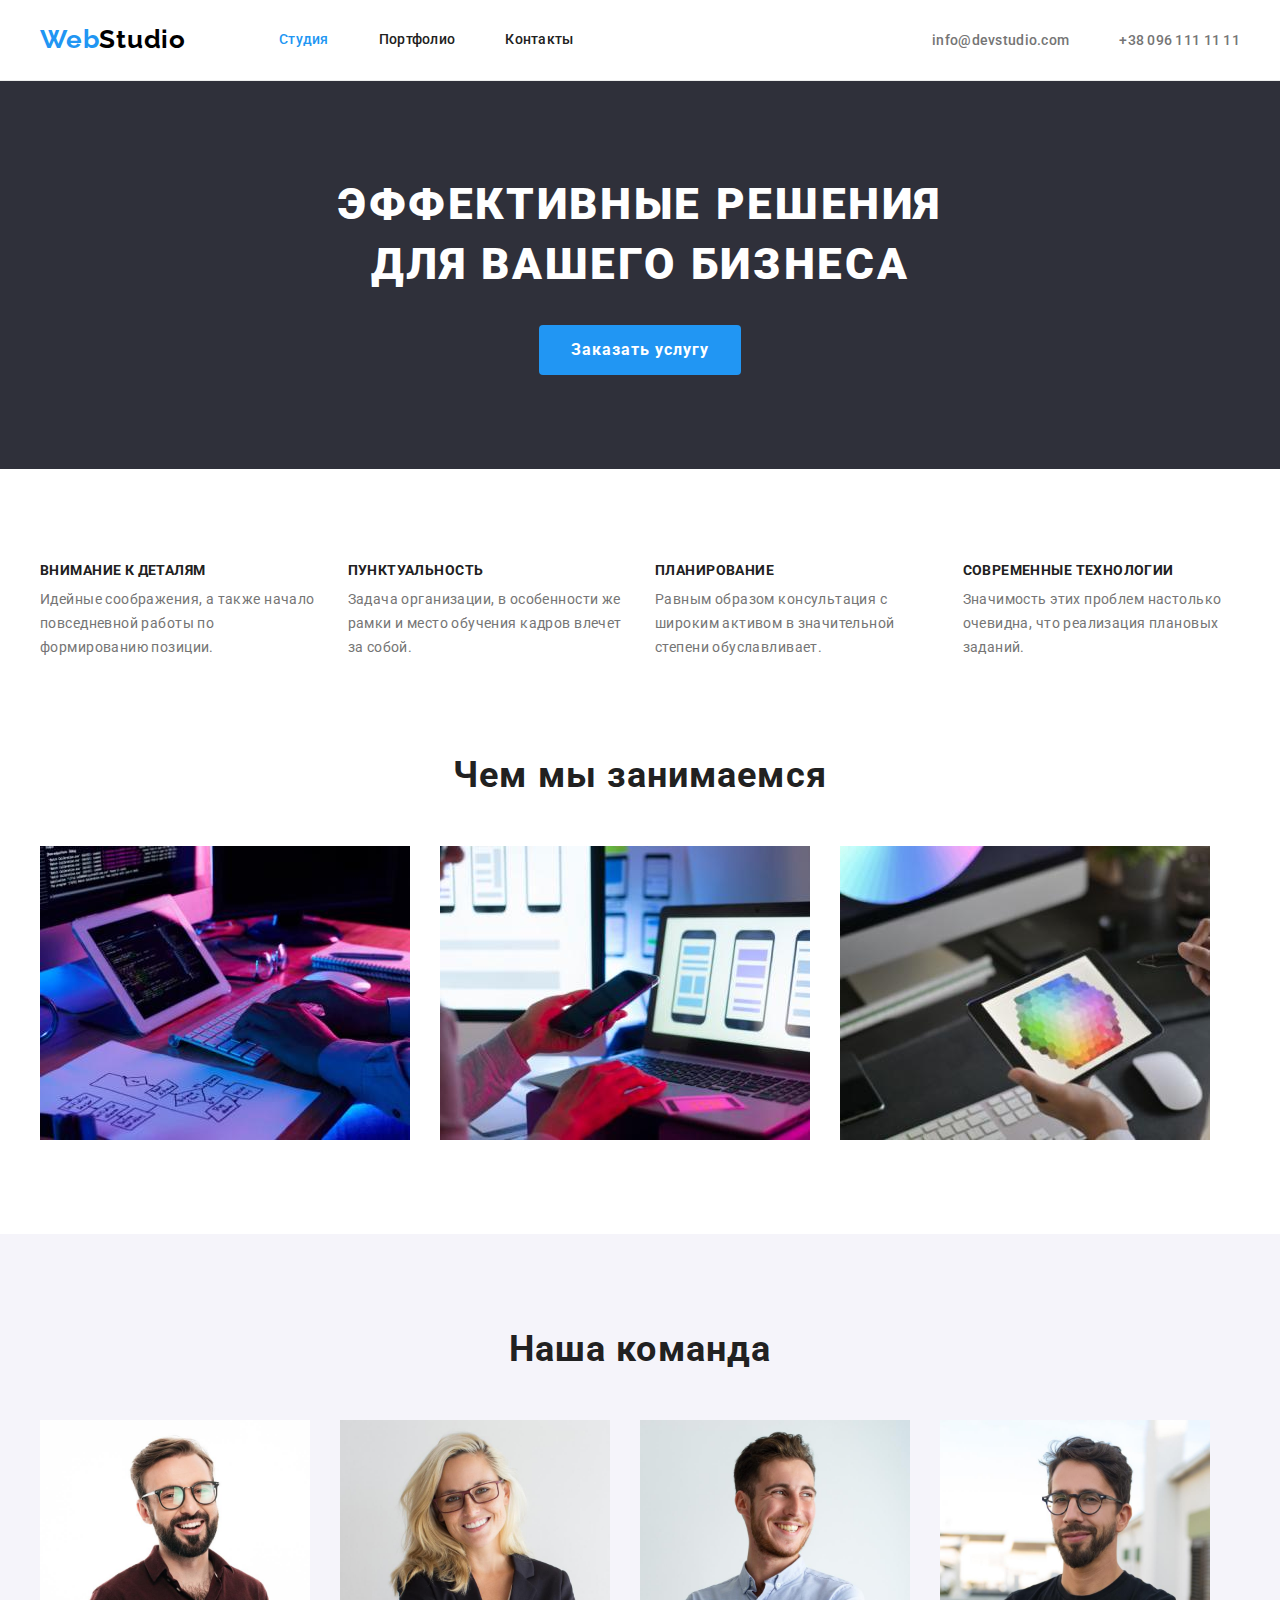
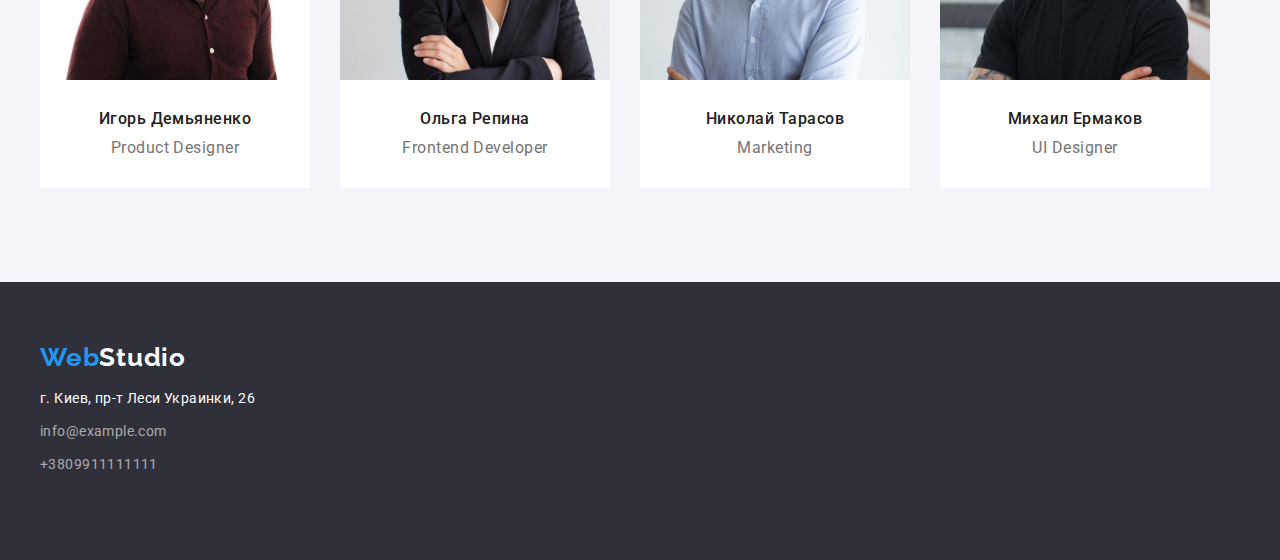
<file: index.html>
<!DOCTYPE html>
<html lang="ru">
  <head>
    <meta charset="UTF-8" />
    <meta http-equiv="X-UA-Compatible" content="IE=edge" />
    <meta name="viewport" content="width=device-width, initial-scale=1.0" />
    <title>Studio</title>
    <link
      rel="stylesheet"
      href="https://cdnjs.cloudflare.com/ajax/libs/modern-normalize/1.1.0/modern-normalize.min.css"
      integrity="sha512-wpPYUAdjBVSE4KJnH1VR1HeZfpl1ub8YT/NKx4PuQ5NmX2tKuGu6U/JRp5y+Y8XG2tV+wKQpNHVUX03MfMFn9Q=="
      crossorigin="anonymous"
      referrerpolicy="no-referrer"
    />
    <link rel="preconnect" href="https://fonts.googleapis.com" />
    <link rel="preconnect" href="https://fonts.gstatic.com" crossorigin />
    <link
      href="https://fonts.googleapis.com/css2?family=Raleway:wght@700&family=Roboto:wght@400;500;700;900&display=swap"
      rel="stylesheet"
    />
    <link rel="stylesheet" href="./css/style.css" />
  </head>

  <body>
    <!--Шапка-->
    <header class="header">
      <div class="container container-flex">
        <nav class="nav-section">
          <a lang="en" href="./index.html" class="logo"
            >Web<span class="logo-black">Studio</span></a
          >
          <ul class="site-nav list">
            <li class="item">
              <a href="./index.html" class="link current">Студия</a>
            </li>
            <li class="item">
              <a href="./portfolio.html" class="link">Портфолио</a>
            </li>
            <li class="item">
              <a href="" class="link">Контакты</a>
            </li>
          </ul>
        </nav>
        <ul class="auth-nav list">
          <li class="item-nav">
            <a href="mailto:info@devstudio.com" class="link">info@devstudio.com</a>
          </li>
          <li class="item-nav">
            <a href="tel:+380961111111" class="link">+38 096 111 11 11</a>
          </li>
        </ul>
      </div>
    </header>
    <!--Уникальный контент-->
    <main>
      <section class="section-hero bg page-section">
        <div class="container">
          <h1 class="hero-title">Эффективные решения для вашего бизнеса</h1>
          <button type="button" class="btn">Заказать услугу</button>
        </div>
      </section>
      <section class="section page-section">
        <div class="container">
          <h2 class="visually-hidden">hidden</h2>
          <ul class="feature-list list">
            <li class="feature-list-item">
              <h3 class="title">Внимание к деталям</h3>
              <p class="text">
                Идейные соображения, а также начало повседневной работы по формированию позиции.
              </p>
            </li>
            <li class="feature-list-item">
              <h3 class="title">Пунктуальность</h3>
              <p class="text">
                Задача организации, в особенности же рамки и место обучения кадров влечет за собой.
              </p>
            </li>
            <li class="feature-list-item">
              <h3 class="title">Планирование</h3>
              <p class="text">
                Равным образом консультация с широким активом в значительной степени обуславливает.
              </p>
            </li>
            <li class="feature-list-item">
              <h3 class="title">Современные технологии</h3>
              <p class="text">
                Значимость этих проблем настолько очевидна, что реализация плановых заданий.
              </p>
            </li>
          </ul>
        </div>
      </section>
      <section class="section page-section page">
        <div class="container">
          <h2 class="section-title">Чем мы занимаемся</h2>
          <ul class="section-list list">
            <li class="list-image">
              <img src="./images/img-1.jpg" alt="Написание кода" width="370" height="294" />
            </li>
            <li class="list-image">
              <img src="./images/img-2.jpg" alt="Выбор макета" width="370" height="294" />
            </li>
            <li class="list-image">
              <img src="./images/img-3.jpg" alt="Выбор цвета" width="370" height="294" />
            </li>
          </ul>
        </div>
      </section>
      <!--Наша команда-->
      <section class="section-works page-section">
        <div class="container">
          <h2 class="section-title">Наша команда</h2>
          <ul class="work-list list">
            <li class="section-image">
              <img
                class="img"
                src="./images/about_img-1.jpg"
                alt="Product Designer"
                width="270"
                height="260"
              />
              <div class="team-box">
                <h3 class="title">Игорь Демьяненко</h3>
                <p class="text" lang="en">Product Designer</p>
              </div>
            </li>
            <li class="section-image">
              <img
                class="img"
                src="./images/about_img-2.jpg"
                alt="Frontend Developer"
                width="270"
                height="260"
              />
              <div class="team-box">
                <h3 class="title">Ольга Репина</h3>
                <p class="text" lang="en">Frontend Developer</p>
              </div>
            </li>
            <li class="section-image">
              <img
                class="img"
                src="./images/about_img-3.jpg"
                alt="Marketing"
                width="270"
                height="260"
              />
              <div class="team-box">
                <h3 class="title">Николай Тарасов</h3>
                <p class="text" lang="en">Marketing</p>
              </div>
            </li>
            <li class="section-image">
              <img
                class="img"
                src="./images/about_img-4.jpg"
                alt="UI Designer"
                width="270"
                height="260"
              />
              <div class="team-box">
                <h3 class="title">Михаил Ермаков</h3>
                <p class="text" lang="en">UI Designer</p>
              </div>
            </li>
          </ul>
        </div>
      </section>
    </main>
    <!--Футер-->
    <footer class="footer">
      <div class="container">
        <a lang="en" href="./index.html" class="footer-logo"
          >Web<span class="logo-white">Studio</span></a
        >
        <address class="footer-address">
          <ul class="footer-nav list-item">
            <li class="title">г. Киев, пр-т Леси Украинки, 26</li>
            <li>
              <a href="mailto:info@example.com" class="link-nav">info@example.com</a>
            </li>
            <li>
              <a href="tel:+380991111111" class="link-nav">+3809911111111</a>
            </li>
          </ul>
        </address>
      </div>
    </footer>
  </body>
</html>
</file>
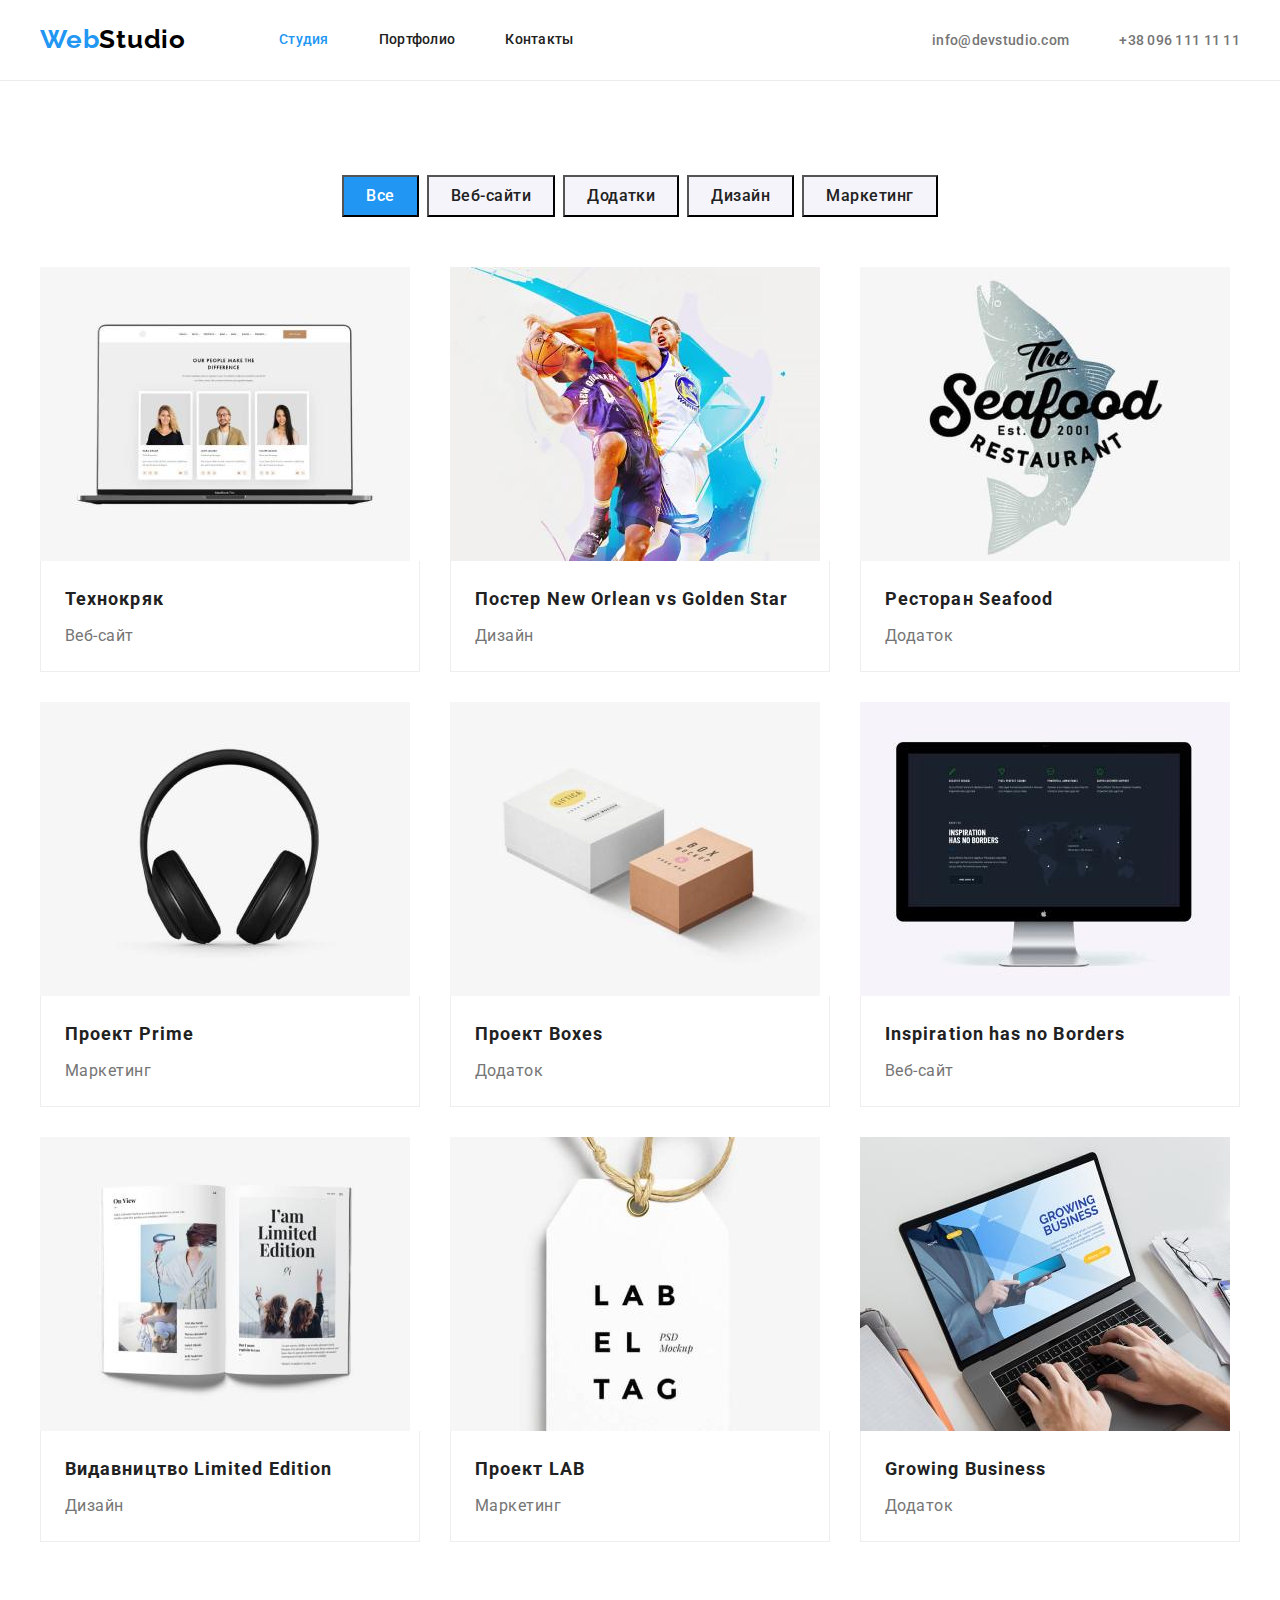
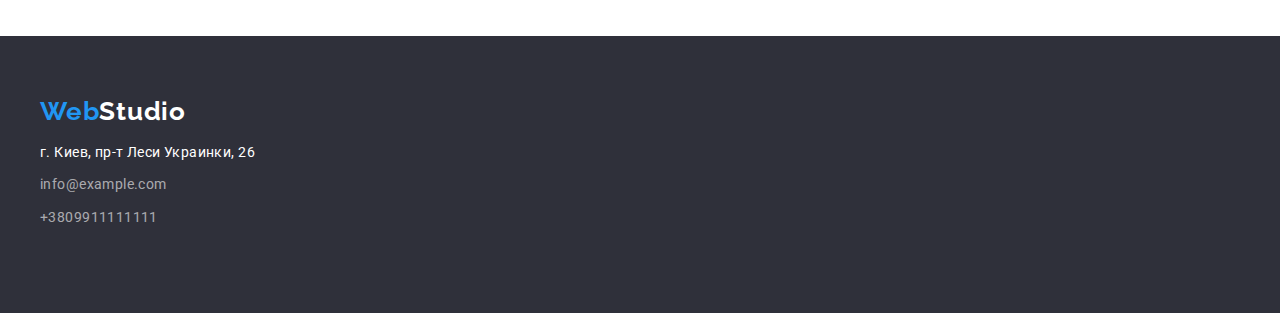
<file: portfolio.html>
<!DOCTYPE html>
<html lang="ru">
  <head>
    <meta charset="UTF-8" />
    <meta http-equiv="X-UA-Compatible" content="IE=edge" />
    <meta name="viewport" content="width=device-width, initial-scale=1.0" />
    <title>Studio</title>
    <link
      rel="stylesheet"
      href="https://cdnjs.cloudflare.com/ajax/libs/modern-normalize/1.1.0/modern-normalize.min.css"
      integrity="sha512-wpPYUAdjBVSE4KJnH1VR1HeZfpl1ub8YT/NKx4PuQ5NmX2tKuGu6U/JRp5y+Y8XG2tV+wKQpNHVUX03MfMFn9Q=="
      crossorigin="anonymous"
      referrerpolicy="no-referrer"
    />
    <link rel="preconnect" href="https://fonts.googleapis.com" />
    <link rel="preconnect" href="https://fonts.gstatic.com" crossorigin />
    <link
      href="https://fonts.googleapis.com/css2?family=Raleway:wght@700&family=Roboto:wght@400;500;700;900&display=swap"
      rel="stylesheet"
    />
    <link rel="stylesheet" href="./css/style.css" />
  </head>

  <body>
    <!--Шапка-->
    <header class="header">
      <div class="container container-flex">
        <nav class="nav-section">
          <a lang="en" href="./index.html" class="logo"
            >Web<span class="logo-black">Studio</span></a
          >
          <ul class="site-nav list">
            <li class="item">
              <a href="./index.html" class="link current">Студия</a>
            </li>
            <li class="item">
              <a href="./portfolio.html" class="link">Портфолио</a>
            </li>
            <li class="item">
              <a href="" class="link">Контакты</a>
            </li>
          </ul>
        </nav>
        <ul class="auth-nav list">
          <li class="item-nav">
            <a href="mailto:info@devstudio.com" class="link">info@devstudio.com</a>
          </li>
          <li class="item-nav">
            <a href="tel:+380961111111" class="link">+38 096 111 11 11</a>
          </li>
        </ul>
      </div>
    </header>
    <!--Унікальний контент-->
    <main>
      <section class="section-portfolio page-section">
        <div class="container">
          <h1 class="hero-titel visually-hidden">Наші роботи</h1>
          <ul class="button list">
            <li class="button-item items">
              <button type="button" class="btn-primary">Все</button>
            </li>
            <li class="button-item">
              <button type="button" class="btn-secondary">Веб-сайти</button>
            </li>
            <li class="button-item">
              <button type="button" class="btn-secondary">Додатки</button>
            </li>
            <li class="button-item">
              <button type="button" class="btn-secondary">Дизайн</button>
            </li>
            <li class="button-item">
              <button type="button" class="btn-secondary">Маркетинг</button>
            </li>
          </ul>
          <!--Другий список з зображеннями-->
          <ul class="about-works list">
            <li class="section-image-item">
              <a href="" class="link">
                <img class="img" src="./images/homework-img-1.jpg" alt="Робота наших працівників" />
                <div class="portfolio-team-box">
                  <h3 class="item">Технокряк</h3>
                  <p class="texts">Веб-сайт</p>
                </div>
              </a>
            </li>
            <li class="section-image-item">
              <a href="" class="link">
                <img class="img" src="./images/homework-img-2.jpg" alt="Постер Новий Орлеан" />
                <div class="portfolio-team-box">
                  <h3 class="item">Постер <span lang="en"> New Orlean vs Golden Star</span></h3>
                  <p class="texts">Дизайн</p>
                </div>
              </a>
            </li>
            <li class="section-image-item">
              <a href="" class="link">
                <img class="img" src="./images/homework-img-3.jpg" alt="Ресторан" />
                <div class="portfolio-team-box">
                  <h3 class="item">Ресторан <span lang="en">Seafood</span></h3>
                  <p class="texts">Додаток</p>
                </div>
              </a>
            </li>
            <li class="section-image-item">
              <a href="" class="link">
                <img class="img" src="./images/homework-img-4.jpg" alt="Основний проект" />
                <div class="portfolio-team-box">
                  <h3 class="item">Проект <span lang="en">Prime</span></h3>
                  <p class="texts">Маркетинг</p>
                </div>
              </a>
            </li>
            <li class="section-image-item">
              <a href="" class="link">
                <img class="img" src="./images/homework-img-5.jpg" alt="Коробки" />
                <div class="portfolio-team-box">
                  <h3 class="item">Проект <span lang="en">Boxes</span></h3>
                  <p class="texts">Додаток</p>
                </div>
              </a>
            </li>
            <li class="section-image-item">
              <a href="" class="link">
                <img class="img" src="./images/homework-img-6.jpg" alt="Натхнення без кордонів" />
                <div class="portfolio-team-box">
                  <h3 lang="en" class="item">Inspiration has no Borders</h3>
                  <p class="texts">Веб-сайт</p>
                </div>
              </a>
            </li>
            <li class="section-image-item">
              <a href="" class="link">
                <img class="img" src="./images/homework-img-7.jpg" alt="Видання" />
                <div class="portfolio-team-box">
                  <h3 class="item">Видавництво <span lang="en">Limited Edition</span></h3>
                  <p class="texts">Дизайн</p>
                </div>
              </a>
            </li>
            <li class="section-image-item">
              <a href="" class="link">
                <img class="img" src="./images/homework-img-8.jpg" alt="Значок проекту" />
                <div class="portfolio-team-box">
                  <h3 class="item">Проект <span lang="en">LAB</span></h3>
                  <p class="texts">Маркетинг</p>
                </div>
              </a>
            </li>
            <li class="section-image-item">
              <a href="" class="link">
                <img class="img" src="./images/homework-img-9.jpg" alt="Зростаючий бізнес" />
                <div class="portfolio-team-box">
                  <h3 lang="en" class="item">Growing Business</h3>
                  <p class="texts">Додаток</p>
                </div>
              </a>
            </li>
          </ul>
        </div>
      </section>
    </main>
    <!--Футер-->
    <footer class="footer">
      <div class="container">
        <a lang="en" href="./index.html" class="footer-logo"
          >Web<span class="logo-white">Studio</span></a
        >
        <address class="footer-address">
          <ul class="footer-nav list-item">
            <li class="title">г. Киев, пр-т Леси Украинки, 26</li>
            <li>
              <a href="mailto:info@example.com" class="link-nav">info@example.com</a>
            </li>
            <li>
              <a href="tel:+380991111111" class="link-nav">+3809911111111</a>
            </li>
          </ul>
        </address>
      </div>
    </footer>
  </body>
</html>
</file>
<file: css/style.css>
/* Основний колір #212121 */
/* Вторинний колір #757575 */
/* Акцент 1 #2196F3 */
/* Акцент 2 білий колір #ffffff */
/* Акцент 3 чорний колір #000000 */
/* фон для хутера #188CE8 */
/* фон для секції 4 */
/* фон для футера #2F303A */
/* фон секції портфоліо  #E5E5E5 */
/* фон карток портфоліо #EEEEEE */
:root {
    --primary-text-color: #212121;
    --title-text-color: #757575;
    --accent-color: #2196F3;
    --primary-white-color: #ffffff;    
    --accent-black-color: #000000;
    --accent-hover-color: #188CE8; 
    --background-darker-than-white: #F5F4FA;
    --background-very-gray: #2F303A;
    --background-portfolio: #E5E5E5;
    --background-image-portfolio: #EEEEEE;
}
body {
    margin: 0;
    color: var(--primary-text-color);
    background-color: #ffffff;
    font-family: Roboto, serif;      
}

h1,
h2,
h3,
p {
    list-style: none;
    padding: 0;
    margin: 0;
}

img {
    display: block;
    max-width: 100%;
    height: auto;
}

/* Прибирає крапки */
.list {
    list-style: none;
    display: flex;
    padding: 0;
    margin: 0;
}

.list-item {
    list-style: none;
    text-decoration: none;
}

/* Головний контейнер */
.container {
    width: 1200px;
    margin: 0 auto;
    padding-left: 15px;
    padding-right: 15px;
    /* outline: 2px solid palevioletred; */
}

.container-flex {
    display: flex;
    align-items: center;
}

/* ХЕДЕР Логотип -Studio- */
.header {
    border-bottom: 2px;
    border-color: #188CE8;
    border-bottom: 1px solid #ECECEC;
}

.logo {
    display: inline-block;
    margin-right: 93px;
    padding: 24px 0;

    color: var(--accent-color);
    
    font-family: Raleway, sans-serif;   
    font-weight: 700;
    font-size: 26px;  
    line-height: 1.2;    
    letter-spacing: 0.03em;
    text-decoration: none;
}

/* Логотип -Web- */
.logo-black {
    color: var(--accent-black-color);
}

.nav-section {
    display: flex;
    margin-right: auto;
}

/* Ховер та фокус на весь логотип */
.logo:hover,
.logo:focus,
.logo-black:hover,
.logo-black:focus,
.footer-logo:hover,
.footer-logo:focus,
.logo-white:hover,
.logo-white:focus {
    color: var(--accent-hover-color);
}

/* Хедер Site nav */
.site-nav {
    display: flex;
    /* margin-left: 50px; */
    /* gap: 30px; */
}


.site-nav .item + .item {
    margin-left: 50px;
}

.site-nav .link {
    display: block;
    padding-top: 32px;
    padding-bottom: 32px;

    color: var(--primary-text-color);   

    font-weight: 500;
    font-size: 14px;
    line-height: 1.14;    
    letter-spacing: 0.02em;
    text-decoration: none;  
}

/* Добавляє ховер i фокус в хедерi */
.site-nav .link:hover,
.site-nav .link:focus,
.item-nav .link:hover,
.item-nav .link:focus,
.footer-nav .title:hover,
.footer-nav .title:focus,
.footer-nav .link-nav:hover,
.footer-nav .link-nav:focus{
    color: var(--accent-color);
}

/* Псевдоклас.Елемент рядка, який вiдображається в даний момент*/
.site-nav .link.current {
    color: var(--accent-color);
}

/* Пошта та телефон в хедері */
.auth-nav {
    display: flex;
}

/* .auth-nav .item-nav + .item-nav { */
.item-nav {
    margin-left: 50px;
}

/* .auth-nav .item-nav {   */
    /* padding-top: 32px; */
    /* padding-bottom: 32px; */
/* } */

.auth-nav .link {
    padding-top: 32px;
    padding-bottom: 32px;
}

.item-nav .link {
    color: var(--title-text-color);

    font-weight: 500;
    font-size: 14px;
    line-height: 1.14;
    letter-spacing: 0.02em;
}

     /* Секція 1 */
/* Герой - заголовок */
.section-hero {
    padding: 200px 0;
    text-align: center;
}

.section-hero .container {
    width: 696px;
}

.hero-title {  
    margin-bottom: 30px;
    color: var(--primary-white-color);  
    font-weight: 900;
    font-size: 44px;
    line-height: 1.36;   
    letter-spacing: 0.06em;
    text-align: center;   
    text-transform: uppercase;
}

/* Кнопка на сторiнцi Студiя*/
.btn {
    padding: 10px 32px;
    display: inline-block;
    align-items: center;
    text-align: center;

    color: var(--primary-white-color);
    background-color: var(--accent-color);

    font-family: Roboto;
    font-weight: 700;
    font-size: 16px;
    line-height: 1.87;   
    letter-spacing: 0.06em;
    cursor: pointer;  
    border-radius: 4px;
    border: 0;
}

.page-section {
    padding-top: 94px;
    padding-bottom: 94px;
}

.page {
    padding-top: 0;
}

/* Добавляє ховер i фокус лише для кнопки СТУДIЯ  */
.btn:hover,
.btn:focus {
    color: var(--primary-white-color);
    background-color: var(--accent-hover-color);
}

        /* Секція 2 */
/* Приховує заголовок */
.visually-hidden {
    position: absolute;
    width: 1px;
    height: 1px;
    margin: -1px;
    border: 0;
    padding: 0;
    white-space: nowrap;    
    clip-path: inset(100%);
    clip: rect(0 0 0 0);
}

/* Стилiзацiя заголовку h3 */
.feature-list .title {
    margin-bottom: 10px;
    color: var(--primary-text-color);

    font-weight: 700;
    font-size: 14px;
    line-height: 1.14;
    letter-spacing: 0.03em;
    text-transform: uppercase;
}

/* Стилiзацiя тексту p */
.feature-list .text {
    color: var(--title-text-color);

    font-size: 14px;
    line-height: 1.7;
    letter-spacing: 0.03em;      
}

.feature-list {
    list-style: none;    
    display: flex;
    gap: 30px;
    align-items: center;
}

.feature-list-item{
    flex-basis: calc((100% - 3 * 30px) / 4);
}

     /* Секція 3 */
/* Стилiзацiя заголовку h2 (в 3 i 4 секцiях) */
/* .section { */
/* padding-bottom: ; */
/* } */

.section-title {
    margin-bottom: 50px;
       
    color: var(--primary-text-color);

    font-weight: 700;
    font-size: 36px;
    line-height: 1.17;
    text-align: center;
    letter-spacing: 0.03em;
}

.section-list {    
    display: flex;
    margin: -15px;
    /* gap: 30px; */
}

.list-image {
    margin: 15px;  
}
 
     /* Секція 4 */
/* Стилiзацiя заголовку h3 */
.section-image {
    margin: 15px;
    list-style: none;
    background-color: var(--primary-white-color);
}

.work-list {
    margin: -15px;
}

.work-list .title {
    margin-bottom: 10px;
    color: var(--primary-text-color); 
    font-weight: 500;
    font-size: 16px;
    line-height: 1.18;  
    text-align: center;
    letter-spacing: 0.03em;
}

/* Стилiзацiя тексту p */
.work-list .text {
    color: var(--title-text-color);   
    line-height: 1.18;
    text-align: center;
    letter-spacing: 0.03em;         
}

.team-box {
    padding: 30px 0;
}

     /* Футер */
/* Стилiзує слово Studio */
.footer {
    padding-top: 60px;
    padding-bottom: 60px;
}
.footer-address {
    font-style: normal;
}

.footer-logo {
    /* padding-left: 215px; */
    margin-bottom: 20px;
       
    color: var(--accent-color);
    font-family: Raleway, sans-serif;
    font-weight: 700;
    font-size: 26px;
    line-height: 1.19;
    letter-spacing: 0.03em;
    text-decoration: none;
}

.logo-white {
    color: var(--primary-white-color);
}

/* Стилiзує нaвiгацiю */
.footer-nav  {
    /* padding-left: 215px; */
    padding-left: 0;
    color: var(--primary-white-color);

    font-size: 14px;
    line-height: 1.71;
    letter-spacing: 0.03em;
    text-decoration: none;    
}

.footer-nav li {
    padding-bottom: 9px;
}

.link-nav {
    color: rgba(255, 255, 255, 0.6);    
    text-decoration: none;
}

/* Портфоліо */
     /* Секція 1 */
/* Кнопки */
.button {
    justify-content: center;
    margin-bottom: 50px;
}

.button .btn-primary, .btn-secondary{
    padding: 6px 22px;

    color: var(--primary-white-color);
    background-color: var(--accent-color);

    font-family: Roboto;
    font-style: normal;
    font-weight: 500;
    font-size: 16px;
    line-height: 1.62;    
    text-align: center;
    letter-spacing: 0.03em;
    cursor: pointer;
    /* border-radius: 4px; */
}

.button-item:not(:last-child) {
    margin-right: 8px;
}

.button .btn-secondary {
    color: var(--primary-text-color);
    background-color: var(--background-darker-than-white);
}

/* Кнопки: ховер та фокус на сторiнцi Портфолiо*/
.button .btn-secondary:hover, 
.button .btn-secondary:focus,
.button .btn-primary:hover,
.button .btn-primary:focus{
    background-color: var(--accent-hover-color);
    color: var(--primary-white-color);
}

/* Другий список з зображеннями */
.about-works {
    /* margin: -15px; */
    flex-wrap: wrap;
}

.link {
    font-style: normal;
    text-decoration: none;
}

.about-works .item {
    margin-bottom: 4px;

    color: var(--primary-text-color);
    font-weight: 700;
    font-size: 18px;
    line-height: 2;
    letter-spacing: 0.06em; 
}

.about-works .texts {   
    color: var(--title-text-color);   
    font-size: 16px;
    line-height: 1.87; 
    letter-spacing: 0.03em;
}

.section-image-item {   
    flex-basis: calc((100% - 60px) / 3);
    /* max-width: 370px; */
    margin-right: 30px;
    margin-bottom: 30px;  
}

.section-image-item:nth-child(3n) {
    margin-right: 0;
}

.section-image-item:nth-last-child(-n + 3) {
    margin-bottom: 0;
}

/* .section-image-item:nth-child(3n + 1) {
    margin-left: 15px;
} */
          
.portfolio-team-box {
    padding: 20px 24px;
    border: 1px solid #EEEEEE;
    border-top: 0;
}

/* Фон для  секціi 4 */
.section-works {
    background: var(--background-darker-than-white);
}
/* Фон для секції 1  */
.bg {
    /* margin: auto; */
    /* width: 1600px; */
    background-color: var(--background-very-gray);
}
/* Фон для футера */
.footer {
    background: var(--background-very-gray);
    /* padding: 60px 0; */
    /* margin: auto; */
    /* width: 1600px; */
}
/* Фон для секції портфоліо */
</file>
